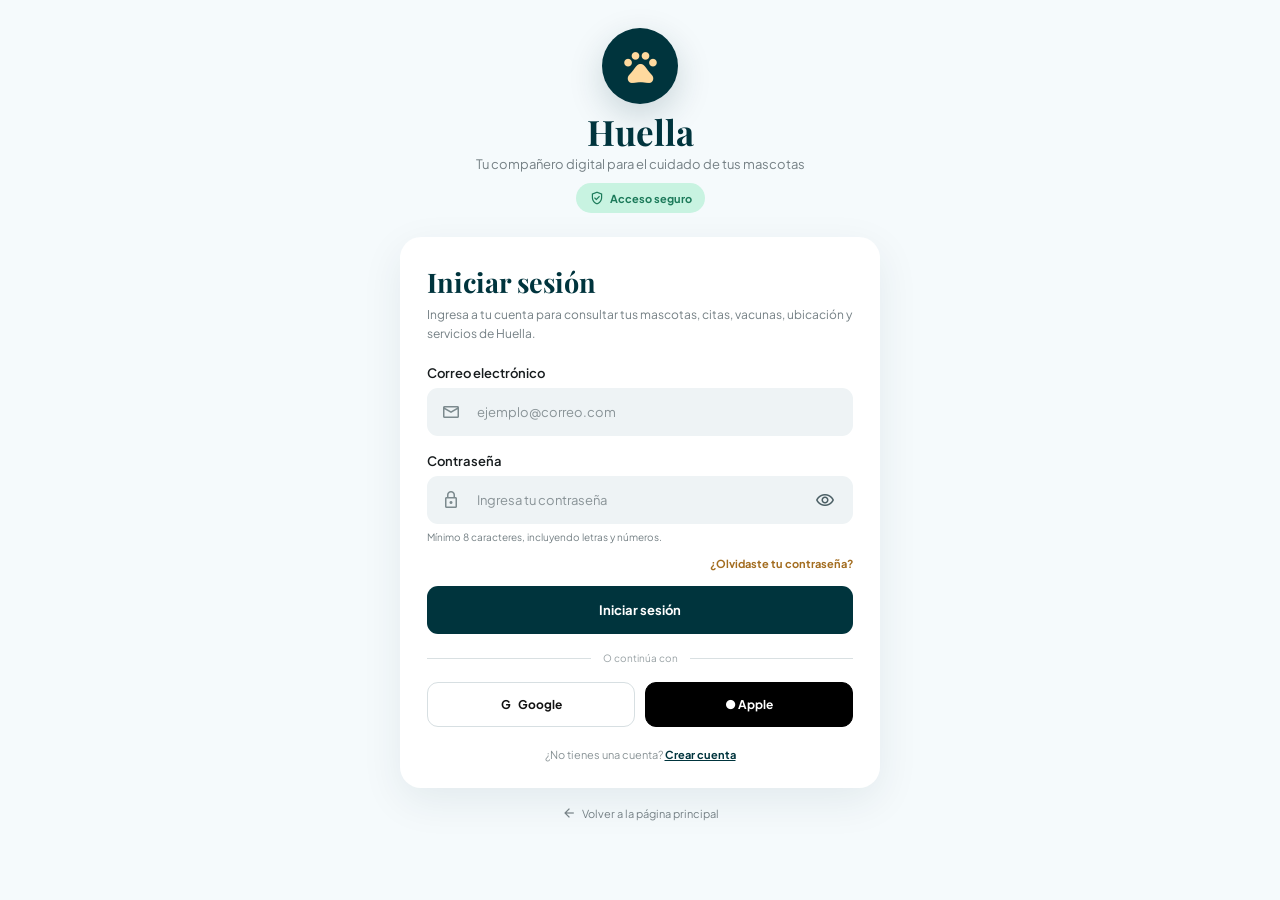
<file: login.html>
<!DOCTYPE html>
<html lang="es">

<head>

    <meta charset="UTF-8">

    <meta
        name="viewport"
        content="width=device-width, initial-scale=1.0"
    >

    <title>
        Huella - Iniciar sesión
    </title>


    <!-- =====================================================
         ICONOS
    ====================================================== -->

    <link
        href="https://fonts.googleapis.com/css2?family=Material+Symbols+Outlined"
        rel="stylesheet"
    >


    <!-- =====================================================
         FUENTES
    ====================================================== -->

    <link
        href="https://fonts.googleapis.com/css2?family=Playfair+Display:wght@600;700&family=Plus+Jakarta+Sans:wght@400;500;600;700&display=swap"
        rel="stylesheet"
    >


    <style>

        * {

            box-sizing:
                border-box;

            margin:
                0;

            padding:
                0;

        }


        :root {

            --primary:
                #00343d;

            --primary-dark:
                #00252c;

            --gold:
                #a36d20;

            --background:
                #f5fafc;

            --surface:
                #ffffff;

            --input:
                #eef3f5;

            --text:
                #151a1c;

            --muted:
                #758085;

            --green:
                #1c7a5a;

            --green-bg:
                #c8f3e1;

            --red:
                #ba1a1a;

            --border:
                #dce5e8;

        }


        body {

            min-height:
                100vh;

            font-family:
                "Plus Jakarta Sans",
                sans-serif;

            background:
                var(--background);

            color:
                var(--text);

        }


        button,
        input {

            font-family:
                inherit;

        }


        button {

            cursor:
                pointer;

        }


        /* =====================================================
           PÁGINA
        ====================================================== */

        .page {

            min-height:
                100vh;

            width:
                100%;

            display:
                flex;

            align-items:
                flex-start;

            justify-content:
                center;

            padding:
                28px 16px 50px;

        }


        .container {

            width:
                100%;

            max-width:
                480px;

        }


        /* =====================================================
           HEADER
        ====================================================== */

        .header {

            text-align:
                center;

            margin-bottom:
                24px;

        }


        .logo {

            width:
                76px;

            height:
                76px;

            margin:
                0 auto;

            border-radius:
                50%;

            background:
                var(--primary);

            display:
                flex;

            align-items:
                center;

            justify-content:
                center;

            color:
                #ffd99e;

            box-shadow:
                0 12px 35px
                rgba(
                    0,
                    52,
                    61,
                    .18
                );

            text-decoration:
                none;

        }


        .logo .material-symbols-outlined {

            font-size:
                39px;

            font-variation-settings:
                "FILL" 1;

        }


        .header h1 {

            margin-top:
                10px;

            font-family:
                "Playfair Display",
                serif;

            font-size:
                35px;

            line-height:
                1;

            color:
                var(--primary);

        }


        .header p {

            margin-top:
                7px;

            color:
                var(--muted);

            font-size:
                13px;

        }


        .secure-badge {

            display:
                inline-flex;

            align-items:
                center;

            justify-content:
                center;

            gap:
                5px;

            margin-top:
                11px;

            padding:
                7px 13px;

            border-radius:
                999px;

            background:
                var(--green-bg);

            color:
                var(--green);

            font-size:
                11px;

            font-weight:
                700;

        }


        .secure-badge span {

            font-size:
                16px;

        }


        /* =====================================================
           TARJETA
        ====================================================== */

        .card {

            background:
                var(--surface);

            border-radius:
                21px;

            padding:
                27px;

            box-shadow:
                0 13px 42px
                rgba(
                    0,
                    52,
                    61,
                    .08
                );

        }


        .card-title {

            font-family:
                "Playfair Display",
                serif;

            font-size:
                27px;

            color:
                var(--primary);

            margin-bottom:
                5px;

        }


        .card-description {

            color:
                var(--muted);

            font-size:
                12px;

            line-height:
                1.6;

            margin-bottom:
                22px;

        }


        /* =====================================================
           MENSAJE
        ====================================================== */

        .message {

            display:
                none;

            padding:
                11px 13px;

            border-radius:
                11px;

            margin-bottom:
                16px;

            font-size:
                12px;

            line-height:
                1.5;

        }


        .message.show {

            display:
                block;

        }


        .message.error {

            background:
                #ffeded;

            color:
                #991b1b;

            border:
                1px solid #ffd0d0;

        }


        .message.success {

            background:
                #e5f8ef;

            color:
                #166a4b;

            border:
                1px solid #bdebd6;

        }


        .message.info {

            background:
                #eef6fa;

            color:
                #27576a;

            border:
                1px solid #d2e6ee;

        }


        /* =====================================================
           FORMULARIO
        ====================================================== */

        .form-group {

            margin-bottom:
                17px;

        }


        label {

            display:
                block;

            margin-bottom:
                7px;

            font-size:
                13px;

            font-weight:
                600;

            color:
                #171c1e;

        }


        .input-box {

            position:
                relative;

        }


        .input-box input {

            width:
                100%;

            height:
                48px;

            border:
                2px solid transparent;

            outline:
                none;

            border-radius:
                11px;

            background:
                var(--input);

            padding:
                0 48px;

            font-size:
                13px;

            color:
                var(--primary);

            transition:
                .2s ease;

        }


        .input-box input:focus {

            background:
                #ffffff;

            border-color:
                #93bed0;

            box-shadow:
                0 0 0 3px
                rgba(
                    147,
                    190,
                    208,
                    .13
                );

        }


        .input-box input::placeholder {

            color:
                #899397;

        }


        .left-icon {

            position:
                absolute;

            left:
                14px;

            top:
                50%;

            transform:
                translateY(-50%);

            color:
                #7c8a8e;

            font-size:
                20px;

            pointer-events:
                none;

        }


        .eye-button {

            position:
                absolute;

            right:
                12px;

            top:
                50%;

            transform:
                translateY(-50%);

            border:
                none;

            background:
                transparent;

            color:
                #4c6066;

            width:
                32px;

            height:
                32px;

            display:
                flex;

            align-items:
                center;

            justify-content:
                center;

        }


        .eye-button span {

            font-size:
                20px;

        }


        .password-help {

            margin-top:
                7px;

            color:
                var(--muted);

            font-size:
                10px;

        }


        /* =====================================================
           OLVIDÉ CONTRASEÑA
        ====================================================== */

        .forgot {

            display:
                flex;

            justify-content:
                flex-end;

            margin:
                -3px 0 16px;

        }


        .forgot button {

            background:
                transparent;

            border:
                none;

            color:
                var(--gold);

            font-size:
                11px;

            font-weight:
                700;

        }


        .forgot button:hover {

            text-decoration:
                underline;

        }


        /* =====================================================
           BOTÓN PRINCIPAL
        ====================================================== */

        .main-button {

            width:
                100%;

            min-height:
                48px;

            border:
                none;

            border-radius:
                11px;

            background:
                var(--primary);

            color:
                white;

            font-size:
                13px;

            font-weight:
                700;

            transition:
                .2s;

        }


        .main-button:hover {

            background:
                var(--primary-dark);

            transform:
                translateY(-1px);

        }


        .main-button:disabled {

            opacity:
                .65;

            cursor:
                wait;

            transform:
                none;

        }


        /* =====================================================
           DIVISOR
        ====================================================== */

        .divider {

            display:
                flex;

            align-items:
                center;

            gap:
                12px;

            color:
                #99a2a5;

            font-size:
                10px;

            margin:
                18px 0;

        }


        .divider::before,
        .divider::after {

            content:
                "";

            height:
                1px;

            background:
                #d9e0e2;

            flex:
                1;

        }


        /* =====================================================
           GOOGLE APPLE
        ====================================================== */

        .social-buttons {

            display:
                grid;

            grid-template-columns:
                1fr 1fr;

            gap:
                10px;

        }


        .social {

            min-height:
                45px;

            border:
                1px solid
                #d7dfe2;

            border-radius:
                11px;

            background:
                white;

            color:
                #111;

            font-size:
                12px;

            font-weight:
                700;

            display:
                flex;

            align-items:
                center;

            justify-content:
                center;

            gap:
                7px;

        }


        .social:hover {

            background:
                #f7f9fa;

        }


        .apple {

            background:
                #000;

            border-color:
                #000;

            color:
                white;

        }


        .apple:hover {

            background:
                #1d1d1d;

        }


        /* =====================================================
           CREAR CUENTA
        ====================================================== */

        .register {

            text-align:
                center;

            margin-top:
                21px;

            color:
                #8a9497;

            font-size:
                11px;

        }


        .register a {

            color:
                var(--primary);

            font-weight:
                700;

            text-decoration:
                underline;

        }


        /* =====================================================
           VOLVER
        ====================================================== */

        .back-home {

            margin-top:
                16px;

            text-align:
                center;

        }


        .back-home a {

            display:
                inline-flex;

            align-items:
                center;

            gap:
                5px;

            font-size:
                11px;

            color:
                var(--muted);

            text-decoration:
                none;

        }


        .back-home a:hover {

            color:
                var(--primary);

        }


        .back-home span {

            font-size:
                16px;

        }


        /* =====================================================
           MODAL
        ====================================================== */

        .modal {

            display:
                none;

            position:
                fixed;

            inset:
                0;

            background:
                rgba(
                    0,
                    36,
                    43,
                    .58
                );

            backdrop-filter:
                blur(
                    5px
                );

            z-index:
                9999;

            padding:
                20px;

            align-items:
                center;

            justify-content:
                center;

            overflow-y:
                auto;

        }


        .modal.open {

            display:
                flex;

        }


        .modal-content {

            width:
                100%;

            max-width:
                455px;

            background:
                white;

            border-radius:
                22px;

            padding:
                26px;

            box-shadow:
                0 25px 70px
                rgba(
                    0,
                    35,
                    42,
                    .28
                );

            position:
                relative;

        }


        .close-modal {

            position:
                absolute;

            top:
                14px;

            right:
                14px;

            width:
                34px;

            height:
                34px;

            border:
                none;

            border-radius:
                50%;

            background:
                #f0f4f5;

            color:
                #536267;

            display:
                flex;

            align-items:
                center;

            justify-content:
                center;

        }


        .close-modal span {

            font-size:
                19px;

        }


        .modal-header {

            text-align:
                center;

            margin-bottom:
                20px;

            padding-top:
                2px;

        }


        .modal-icon {

            width:
                57px;

            height:
                57px;

            border-radius:
                50%;

            margin:
                0 auto 11px;

            background:
                #c7ecff;

            color:
                var(--primary);

            display:
                flex;

            align-items:
                center;

            justify-content:
                center;

        }


        .modal-icon span {

            font-size:
                27px;

        }


        .modal-header h2 {

            font-family:
                "Playfair Display",
                serif;

            font-size:
                23px;

            color:
                var(--primary);

        }


        .modal-header p {

            color:
                var(--muted);

            font-size:
                11px;

            margin-top:
                5px;

        }


        /* =====================================================
           MÉTODOS RECUPERACIÓN
        ====================================================== */

        .methods {

            display:
                grid;

            grid-template-columns:
                repeat(
                    3,
                    1fr
                );

            gap:
                8px;

            margin-bottom:
                18px;

        }


        .method {

            border:
                1px solid
                transparent;

            background:
                #f1f4f5;

            color:
                #5c686c;

            border-radius:
                11px;

            min-height:
                69px;

            display:
                flex;

            flex-direction:
                column;

            align-items:
                center;

            justify-content:
                center;

            gap:
                5px;

            font-size:
                10px;

        }


        .method span {

            font-size:
                20px;

        }


        .method.selected {

            background:
                #c9ecff;

            border-color:
                #1a6178;

            color:
                #173f4b;

        }


        /* =====================================================
           RECUPERACIÓN
        ====================================================== */

        .recovery-group {

            margin-bottom:
                15px;

        }


        .recovery-group label {

            font-size:
                11px;

        }


        .recovery-input-box {

            position:
                relative;

        }


        .recovery-input-box input {

            width:
                100%;

            min-height:
                45px;

            border:
                2px solid transparent;

            background:
                #eef3f5;

            border-radius:
                10px;

            outline:
                none;

            padding:
                0 14px 0 43px;

            font-size:
                12px;

        }


        .recovery-input-box input:focus {

            border-color:
                #96c5d9;

            background:
                white;

        }


        .recovery-input-box span {

            position:
                absolute;

            left:
                13px;

            top:
                50%;

            transform:
                translateY(-50%);

            color:
                #768589;

            font-size:
                19px;

        }


        .recovery-button {

            width:
                100%;

            min-height:
                45px;

            border:
                none;

            border-radius:
                10px;

            background:
                var(--primary);

            color:
                white;

            font-size:
                12px;

            font-weight:
                700;

        }


        .recovery-button:disabled {

            opacity:
                .6;

            cursor:
                wait;

        }


        .recovery-message {

            display:
                none;

            margin-top:
                12px;

            padding:
                10px 12px;

            border-radius:
                10px;

            font-size:
                11px;

            line-height:
                1.45;

            text-align:
                center;

        }


        .recovery-message.show {

            display:
                block;

        }


        .recovery-message.success {

            color:
                #176547;

            background:
                #e7f8f0;

        }


        .recovery-message.error {

            color:
                #a22626;

            background:
                #ffeded;

        }


        .verification-section {

            display:
                none;

            margin-top:
                18px;

            padding-top:
                17px;

            border-top:
                1px solid #e4eaec;

        }


        .verification-section.show {

            display:
                block;

        }


        .sent-card {

            background:
                #fff2d5;

            color:
                #805a13;

            border:
                1px solid #f4dda4;

            border-radius:
                10px;

            padding:
                11px;

            font-size:
                10px;

            text-align:
                center;

            margin-bottom:
                14px;

        }


        .sent-card strong {

            display:
                block;

            margin-bottom:
                4px;

        }


        .code-input {

            text-align:
                center;

            letter-spacing:
                10px;

            font-size:
                18px !important;

            font-weight:
                700;

            padding-left:
                20px !important;

            padding-right:
                10px !important;

        }


        .new-password-wrapper {

            position:
                relative;

        }


        .new-password-wrapper input {

            padding-right:
                45px;

        }


        .new-password-eye {

            position:
                absolute;

            right:
                10px;

            top:
                50%;

            transform:
                translateY(-50%);

            border:
                none;

            background:
                none;

            display:
                flex;

            align-items:
                center;

            color:
                #627075;

        }


        .cancel-button {

            width:
                100%;

            min-height:
                42px;

            border:
                none;

            border-radius:
                10px;

            background:
                #edf1f2;

            color:
                #5e676a;

            font-size:
                11px;

            font-weight:
                600;

            margin-top:
                13px;

        }


        /* =====================================================
           RESPONSIVE
        ====================================================== */

        @media(
            max-width:
            450px
        ) {

            .page {

                padding:
                    20px 13px 35px;

            }


            .card {

                padding:
                    22px;

            }


            .social-buttons {

                grid-template-columns:
                    1fr;

            }


            .modal-content {

                padding:
                    22px 18px;

            }

        }

    </style>

</head>


<body>


<div class="page">


    <div class="container">


        <!-- =================================================
             LOGO
        ================================================== -->

        <div class="header">


            <a
                href="/"
                class="logo"
                aria-label="Volver a Huella"
            >

                <span class="material-symbols-outlined">
                    pets
                </span>

            </a>


            <h1>
                Huella
            </h1>


            <p>
                Tu compañero digital para el cuidado de tus mascotas
            </p>


            <div class="secure-badge">

                <span class="material-symbols-outlined">
                    verified_user
                </span>

                Acceso seguro

            </div>

        </div>



        <!-- =================================================
             LOGIN
        ================================================== -->

        <div class="card">


            <h2 class="card-title">
                Iniciar sesión
            </h2>


            <p class="card-description">

                Ingresa a tu cuenta para consultar tus mascotas,
                citas, vacunas, ubicación y servicios de Huella.

            </p>


            <div
                id="loginMessage"
                class="message"
            ></div>



            <form id="loginForm">


                <!-- =========================================
                     CORREO
                ========================================== -->

                <div class="form-group">


                    <label for="email">

                        Correo electrónico

                    </label>


                    <div class="input-box">


                        <span class="material-symbols-outlined left-icon">
                            mail
                        </span>


                        <input
                            id="email"
                            type="email"
                            placeholder="ejemplo@correo.com"
                            autocomplete="email"
                            required
                        >


                    </div>

                </div>



                <!-- =========================================
                     CONTRASEÑA
                ========================================== -->

                <div class="form-group">


                    <label for="password">

                        Contraseña

                    </label>


                    <div class="input-box">


                        <span class="material-symbols-outlined left-icon">
                            lock
                        </span>


                        <input
                            id="password"
                            type="password"
                            placeholder="Ingresa tu contraseña"
                            autocomplete="current-password"
                            minlength="8"
                            required
                        >


                        <button
                            id="togglePassword"
                            class="eye-button"
                            type="button"
                            aria-label="Mostrar contraseña"
                        >

                            <span
                                id="eyeIcon"
                                class="material-symbols-outlined"
                            >
                                visibility
                            </span>

                        </button>


                    </div>


                    <div class="password-help">

                        Mínimo 8 caracteres,
                        incluyendo letras y números.

                    </div>

                </div>



                <!-- =========================================
                     OLVIDÉ
                ========================================== -->

                <div class="forgot">

                    <button
                        id="forgotPassword"
                        type="button"
                    >

                        ¿Olvidaste tu contraseña?

                    </button>

                </div>



                <!-- =========================================
                     BOTÓN LOGIN
                ========================================== -->

                <button
                    id="loginButton"
                    class="main-button"
                    type="submit"
                >

                    Iniciar sesión

                </button>


            </form>



            <!-- =============================================
                 DIVISOR
            ============================================== -->

            <div class="divider">

                O continúa con

            </div>



            <!-- =============================================
                 GOOGLE / APPLE
            ============================================== -->

            <div class="social-buttons">


                <button
                    id="googleLogin"
                    class="social"
                    type="button"
                >

                    <strong>
                        G
                    </strong>

                    Google

                </button>


                <button
                    id="appleLogin"
                    class="social apple"
                    type="button"
                >

                    ● Apple

                </button>


            </div>



            <!-- =============================================
                 REGISTRO
            ============================================== -->

            <div class="register">

                ¿No tienes una cuenta?

                <a href="/registro">
                    Crear cuenta
                </a>

            </div>

        </div>



        <div class="back-home">

            <a href="/">

                <span class="material-symbols-outlined">
                    arrow_back
                </span>

                Volver a la página principal

            </a>

        </div>


    </div>

</div>



<!-- =========================================================
     MODAL RECUPERAR CONTRASEÑA
========================================================= -->

<div
    id="recoveryModal"
    class="modal"
>


    <div class="modal-content">


        <!-- CERRAR -->

        <button
            id="closeRecovery"
            type="button"
            class="close-modal"
            aria-label="Cerrar"
        >

            <span class="material-symbols-outlined">
                close
            </span>

        </button>



        <!-- HEADER -->

        <div class="modal-header">


            <div class="modal-icon">

                <span class="material-symbols-outlined">
                    lock_reset
                </span>

            </div>


            <h2>

                Recuperar contraseña

            </h2>


            <p>

                Selecciona cómo quieres recibir
                tu código de verificación.

            </p>

        </div>



        <!-- =================================================
             MÉTODOS
        ================================================== -->

        <div class="methods">


            <button
                type="button"
                class="method"
                data-method="sms"
            >

                <span class="material-symbols-outlined">
                    sms
                </span>

                SMS

            </button>



            <button
                type="button"
                class="method"
                data-method="whatsapp"
            >

                <span class="material-symbols-outlined">
                    chat
                </span>

                WhatsApp

            </button>



            <button
                type="button"
                class="method selected"
                data-method="correo"
            >

                <span class="material-symbols-outlined">
                    mail
                </span>

                Correo

            </button>


        </div>



        <!-- =================================================
             CONTACTO
        ================================================== -->

        <div class="recovery-group">


            <label id="contactLabel">

                Correo electrónico

            </label>


            <div class="recovery-input-box">


                <span
                    id="contactIcon"
                    class="material-symbols-outlined"
                >
                    mail
                </span>


                <input
                    id="recoveryContact"
                    type="email"
                    placeholder="ejemplo@correo.com"
                    autocomplete="email"
                >


            </div>

        </div>



        <!-- =================================================
             ENVIAR CÓDIGO
        ================================================== -->

        <button
            id="sendCodeButton"
            class="recovery-button"
            type="button"
        >

            Enviar código

        </button>



        <div
            id="recoveryMessage"
            class="recovery-message"
        ></div>



        <!-- =================================================
             VERIFICAR Y CAMBIAR CONTRASEÑA
        ================================================== -->

        <div
            id="verificationSection"
            class="verification-section"
        >


            <div class="sent-card">

                <strong id="sentTitle">

                    Código enviado

                </strong>


                <span id="sentDescription">

                    Ingresa el código de 6 dígitos
                    que recibiste para continuar.

                </span>

            </div>



            <!-- CÓDIGO -->

            <div class="recovery-group">


                <label for="verificationCode">

                    Código de 6 dígitos

                </label>


                <div class="recovery-input-box">


                    <span class="material-symbols-outlined">
                        password
                    </span>


                    <input
                        id="verificationCode"
                        class="code-input"
                        type="text"
                        inputmode="numeric"
                        maxlength="6"
                        placeholder="000000"
                        autocomplete="one-time-code"
                    >


                </div>

            </div>



            <!-- NUEVA CONTRASEÑA -->

            <div class="recovery-group">


                <label for="newPassword">

                    Nueva contraseña

                </label>


                <div class="recovery-input-box new-password-wrapper">


                    <span class="material-symbols-outlined">
                        lock
                    </span>


                    <input
                        id="newPassword"
                        type="password"
                        minlength="8"
                        placeholder="Nueva contraseña"
                        autocomplete="new-password"
                    >


                    <button
                        id="toggleNewPassword"
                        class="new-password-eye"
                        type="button"
                    >

                        <span
                            id="newPasswordIcon"
                            class="material-symbols-outlined"
                        >
                            visibility
                        </span>

                    </button>


                </div>


                <div class="password-help">

                    Mínimo 8 caracteres,
                    con al menos una letra y un número.

                </div>

            </div>



            <button
                id="changePasswordButton"
                class="recovery-button"
                type="button"
            >

                Cambiar contraseña

            </button>


        </div>



        <button
            id="cancelRecovery"
            class="cancel-button"
            type="button"
        >

            Cancelar

        </button>


    </div>

</div>



<script>

    /* =========================================================
       ELEMENTOS LOGIN
    ========================================================= */

    const loginForm =
        document.getElementById(
            "loginForm"
        );

    const loginButton =
        document.getElementById(
            "loginButton"
        );

    const loginMessage =
        document.getElementById(
            "loginMessage"
        );

    const emailInput =
        document.getElementById(
            "email"
        );

    const passwordInput =
        document.getElementById(
            "password"
        );


    /* =========================================================
       MOSTRAR / OCULTAR CONTRASEÑA
    ========================================================= */

    document
        .getElementById(
            "togglePassword"
        )
        .addEventListener(
            "click",
            function () {

                const icon =
                    document.getElementById(
                        "eyeIcon"
                    );


                if (
                    passwordInput.type
                    ===
                    "password"
                ) {

                    passwordInput.type =
                        "text";

                    icon.textContent =
                        "visibility_off";

                }
                else {

                    passwordInput.type =
                        "password";

                    icon.textContent =
                        "visibility";

                }

            }
        );


    /* =========================================================
       MOSTRAR MENSAJE LOGIN
    ========================================================= */

    function showLoginMessage(
        text,
        type
    ) {

        loginMessage.textContent =
            text;

        loginMessage.className =
            "message show "
            +
            type;

    }


    function hideLoginMessage() {

        loginMessage.textContent =
            "";

        loginMessage.className =
            "message";

    }


    /* =========================================================
       INICIAR SESIÓN REAL
    ========================================================= */

    loginForm.addEventListener(

        "submit",

        async function (
            event
        ) {

            event.preventDefault();

            hideLoginMessage();


            const correo =
                emailInput.value
                    .trim()
                    .toLowerCase();


            const password =
                passwordInput.value;


            if (
                !correo
            ) {

                showLoginMessage(
                    "Ingresa tu correo electrónico.",
                    "error"
                );

                emailInput.focus();

                return;

            }


            if (
                !password
            ) {

                showLoginMessage(
                    "Ingresa tu contraseña.",
                    "error"
                );

                passwordInput.focus();

                return;

            }


            loginButton.disabled =
                true;

            loginButton.textContent =
                "Iniciando sesión...";


            try {

                const response =
                    await fetch(
                        "/api/login",
                        {

                            method:
                                "POST",

                            credentials:
                                "same-origin",

                            headers: {

                                "Content-Type":
                                    "application/json"

                            },

                            body:
                                JSON.stringify({

                                    correo:
                                        correo,

                                    password:
                                        password

                                })

                        }
                    );


                const data =
                    await response.json();


                if (
                    !response.ok
                    ||
                    !data.ok
                ) {

                    throw new Error(

                        data.mensaje
                        ||
                        "No fue posible iniciar sesión"

                    );

                }


                showLoginMessage(
                    data.mensaje
                    ||
                    "Inicio de sesión correcto.",
                    "success"
                );


                const rol =
                    String(
                        data.rol
                        ||
                        data.usuario?.rol
                        ||
                        ""
                    )
                    .trim()
                    .toLowerCase();


                const destinos = {

                    dueno:
                        "/perfiles/dueno.html",

                    dueño:
                        "/perfiles/dueno.html",

                    veterinario:
                        "/perfiles/veterinario.html",

                    proveedor:
                        "/perfiles/proveedor.html",

                    administrador:
                        "/perfiles/administrador.html"

                };


                const destino =
                    destinos[
                        rol
                    ];


                if (
                    !destino
                ) {

                    throw new Error(
                        "El usuario inició sesión, pero su tipo de perfil no es válido."
                    );

                }


                setTimeout(

                    function () {

                        window.location.href =
                            destino;

                    },

                    350

                );

            }
            catch (
                error
            ) {

                showLoginMessage(
                    error.message
                    ||
                    "No fue posible iniciar sesión.",
                    "error"
                );

            }
            finally {

                loginButton.disabled =
                    false;

                loginButton.textContent =
                    "Iniciar sesión";

            }

        }

    );


    /* =========================================================
       GOOGLE
    ========================================================= */

    document
        .getElementById(
            "googleLogin"
        )
        .addEventListener(
            "click",
            function () {

                window.location.href =
                    "/auth/google";

            }
        );


    /* =========================================================
       APPLE
       EL BACKEND ACTUAL NO TIENE UNA RUTA APPLE
    ========================================================= */

    document
        .getElementById(
            "appleLogin"
        )
        .addEventListener(
            "click",
            function () {

                showLoginMessage(
                    "El inicio de sesión con Apple todavía no está configurado en el servidor.",
                    "info"
                );

            }
        );


    /* =========================================================
       RECUPERACIÓN
    ========================================================= */

    const recoveryModal =
        document.getElementById(
            "recoveryModal"
        );

    const forgotPassword =
        document.getElementById(
            "forgotPassword"
        );

    const closeRecovery =
        document.getElementById(
            "closeRecovery"
        );

    const cancelRecovery =
        document.getElementById(
            "cancelRecovery"
        );

    const recoveryContact =
        document.getElementById(
            "recoveryContact"
        );

    const contactLabel =
        document.getElementById(
            "contactLabel"
        );

    const contactIcon =
        document.getElementById(
            "contactIcon"
        );

    const sendCodeButton =
        document.getElementById(
            "sendCodeButton"
        );

    const recoveryMessage =
        document.getElementById(
            "recoveryMessage"
        );

    const verificationSection =
        document.getElementById(
            "verificationSection"
        );

    const verificationCode =
        document.getElementById(
            "verificationCode"
        );

    const newPassword =
        document.getElementById(
            "newPassword"
        );

    const changePasswordButton =
        document.getElementById(
            "changePasswordButton"
        );

    const sentTitle =
        document.getElementById(
            "sentTitle"
        );

    const sentDescription =
        document.getElementById(
            "sentDescription"
        );


    let recoveryMethod =
        "correo";


    /* =========================================================
       ABRIR
    ========================================================= */

    forgotPassword.addEventListener(

        "click",

        function () {

            recoveryModal
                .classList
                .add(
                    "open"
                );


            const loginEmail =
                emailInput.value
                    .trim();


            if (
                loginEmail
            ) {

                recoveryContact.value =
                    loginEmail;

            }

        }

    );


    /* =========================================================
       CERRAR
    ========================================================= */

    function closeRecoveryModal() {

        recoveryModal
            .classList
            .remove(
                "open"
            );

    }


    closeRecovery.addEventListener(
        "click",
        closeRecoveryModal
    );


    cancelRecovery.addEventListener(
        "click",
        closeRecoveryModal
    );


    recoveryModal.addEventListener(

        "click",

        function (
            event
        ) {

            if (
                event.target
                ===
                recoveryModal
            ) {

                closeRecoveryModal();

            }

        }

    );


    /* =========================================================
       MENSAJE RECUPERACIÓN
    ========================================================= */

    function showRecoveryMessage(
        text,
        type
    ) {

        recoveryMessage.textContent =
            text;

        recoveryMessage.className =
            "recovery-message show "
            +
            type;

    }


    function clearRecoveryMessage() {

        recoveryMessage.textContent =
            "";

        recoveryMessage.className =
            "recovery-message";

    }


    /* =========================================================
       CAMBIAR MÉTODO
    ========================================================= */

    document
        .querySelectorAll(
            ".method"
        )
        .forEach(

            function (
                button
            ) {

                button.addEventListener(

                    "click",

                    function () {

                        document
                            .querySelectorAll(
                                ".method"
                            )
                            .forEach(
                                function (
                                    item
                                ) {

                                    item
                                        .classList
                                        .remove(
                                            "selected"
                                        );

                                }
                            );


                        this
                            .classList
                            .add(
                                "selected"
                            );


                        recoveryMethod =
                            this.dataset.method;


                        verificationSection
                            .classList
                            .remove(
                                "show"
                            );


                        clearRecoveryMessage();


                        if (
                            recoveryMethod
                            ===
                            "correo"
                        ) {

                            contactLabel.textContent =
                                "Correo electrónico";

                            contactIcon.textContent =
                                "mail";

                            recoveryContact.type =
                                "email";

                            recoveryContact.placeholder =
                                "ejemplo@correo.com";

                            recoveryContact.autocomplete =
                                "email";

                        }
                        else {

                            contactLabel.textContent =
                                "Número de teléfono";

                            contactIcon.textContent =
                                "call";

                            recoveryContact.type =
                                "tel";

                            recoveryContact.placeholder =
                                "55 1234 5678";

                            recoveryContact.autocomplete =
                                "tel";

                        }

                    }

                );

            }

        );


    /* =========================================================
       ENVIAR CÓDIGO
    ========================================================= */

    sendCodeButton.addEventListener(

        "click",

        async function () {

            clearRecoveryMessage();


            const contacto =
                recoveryContact.value
                    .trim();


            if (
                !contacto
            ) {

                showRecoveryMessage(

                    recoveryMethod
                    ===
                    "correo"

                        ?
                        "Ingresa tu correo electrónico."

                        :
                        "Ingresa tu número de teléfono.",

                    "error"

                );

                recoveryContact.focus();

                return;

            }


            sendCodeButton.disabled =
                true;

            sendCodeButton.textContent =
                "Enviando código...";


            try {

                const response =
                    await fetch(

                        "/api/recuperacion/enviar-codigo",

                        {

                            method:
                                "POST",

                            credentials:
                                "same-origin",

                            headers: {

                                "Content-Type":
                                    "application/json"

                            },

                            body:
                                JSON.stringify({

                                    metodo:
                                        recoveryMethod,

                                    contacto:
                                        contacto

                                })

                        }

                    );


                const data =
                    await response.json();


                if (
                    !response.ok
                    ||
                    !data.ok
                ) {

                    throw new Error(

                        data.mensaje
                        ||
                        "No fue posible enviar el código."

                    );

                }


                showRecoveryMessage(
                    data.mensaje
                    ||
                    "Código enviado correctamente.",
                    "success"
                );


                verificationSection
                    .classList
                    .add(
                        "show"
                    );


                let metodoTexto =
                    "Correo";


                if (
                    recoveryMethod
                    ===
                    "sms"
                ) {

                    metodoTexto =
                        "SMS";

                }


                if (
                    recoveryMethod
                    ===
                    "whatsapp"
                ) {

                    metodoTexto =
                        "WhatsApp";

                }


                sentTitle.textContent =
                    "Código enviado por "
                    +
                    metodoTexto;


                sentDescription.textContent =
                    "Ingresa el código de 6 dígitos que recibiste para continuar.";


                verificationCode.focus();

            }
            catch (
                error
            ) {

                showRecoveryMessage(
                    error.message
                    ||
                    "No fue posible enviar el código.",
                    "error"
                );

            }
            finally {

                sendCodeButton.disabled =
                    false;

                sendCodeButton.textContent =
                    "Enviar código";

            }

        }

    );


    /* =========================================================
       SOLO NÚMEROS EN CÓDIGO
    ========================================================= */

    verificationCode.addEventListener(

        "input",

        function () {

            this.value =
                this.value
                    .replace(
                        /\D/g,
                        ""
                    )
                    .slice(
                        0,
                        6
                    );

        }

    );


    /* =========================================================
       MOSTRAR NUEVA CONTRASEÑA
    ========================================================= */

    document
        .getElementById(
            "toggleNewPassword"
        )
        .addEventListener(

            "click",

            function () {

                const icon =
                    document.getElementById(
                        "newPasswordIcon"
                    );


                if (
                    newPassword.type
                    ===
                    "password"
                ) {

                    newPassword.type =
                        "text";

                    icon.textContent =
                        "visibility_off";

                }
                else {

                    newPassword.type =
                        "password";

                    icon.textContent =
                        "visibility";

                }

            }

        );


    /* =========================================================
       CAMBIAR CONTRASEÑA
    ========================================================= */

    changePasswordButton.addEventListener(

        "click",

        async function () {

            clearRecoveryMessage();


            const contacto =
                recoveryContact.value
                    .trim();


            const codigo =
                verificationCode.value
                    .trim();


            const nuevaPassword =
                newPassword.value;


            if (
                codigo.length
                !==
                6
            ) {

                showRecoveryMessage(
                    "Ingresa el código de 6 dígitos.",
                    "error"
                );

                verificationCode.focus();

                return;

            }


            if (
                nuevaPassword.length
                <
                8
            ) {

                showRecoveryMessage(
                    "La contraseña debe tener mínimo 8 caracteres.",
                    "error"
                );

                newPassword.focus();

                return;

            }


            if (
                !/[A-Za-z]/.test(
                    nuevaPassword
                )
            ) {

                showRecoveryMessage(
                    "La contraseña debe contener al menos una letra.",
                    "error"
                );

                return;

            }


            if (
                !/\d/.test(
                    nuevaPassword
                )
            ) {

                showRecoveryMessage(
                    "La contraseña debe contener al menos un número.",
                    "error"
                );

                return;

            }


            changePasswordButton.disabled =
                true;

            changePasswordButton.textContent =
                "Cambiando contraseña...";


            try {

                const response =
                    await fetch(

                        "/api/recuperacion/cambiar-password",

                        {

                            method:
                                "POST",

                            credentials:
                                "same-origin",

                            headers: {

                                "Content-Type":
                                    "application/json"

                            },

                            body:
                                JSON.stringify({

                                    metodo:
                                        recoveryMethod,

                                    contacto:
                                        contacto,

                                    codigo:
                                        codigo,

                                    nueva_password:
                                        nuevaPassword

                                })

                        }

                    );


                const data =
                    await response.json();


                if (
                    !response.ok
                    ||
                    !data.ok
                ) {

                    throw new Error(

                        data.mensaje
                        ||
                        "No fue posible cambiar la contraseña."

                    );

                }


                showRecoveryMessage(
                    data.mensaje
                    ||
                    "Contraseña cambiada correctamente.",
                    "success"
                );


                if (
                    recoveryMethod
                    ===
                    "correo"
                ) {

                    emailInput.value =
                        contacto;

                }


                passwordInput.value =
                    "";


                setTimeout(

                    function () {

                        closeRecoveryModal();

                        passwordInput.focus();

                    },

                    1300

                );

            }
            catch (
                error
            ) {

                showRecoveryMessage(
                    error.message
                    ||
                    "No fue posible cambiar la contraseña.",
                    "error"
                );

            }
            finally {

                changePasswordButton.disabled =
                    false;

                changePasswordButton.textContent =
                    "Cambiar contraseña";

            }

        }

    );


</script>


</body>

</html>
</file>
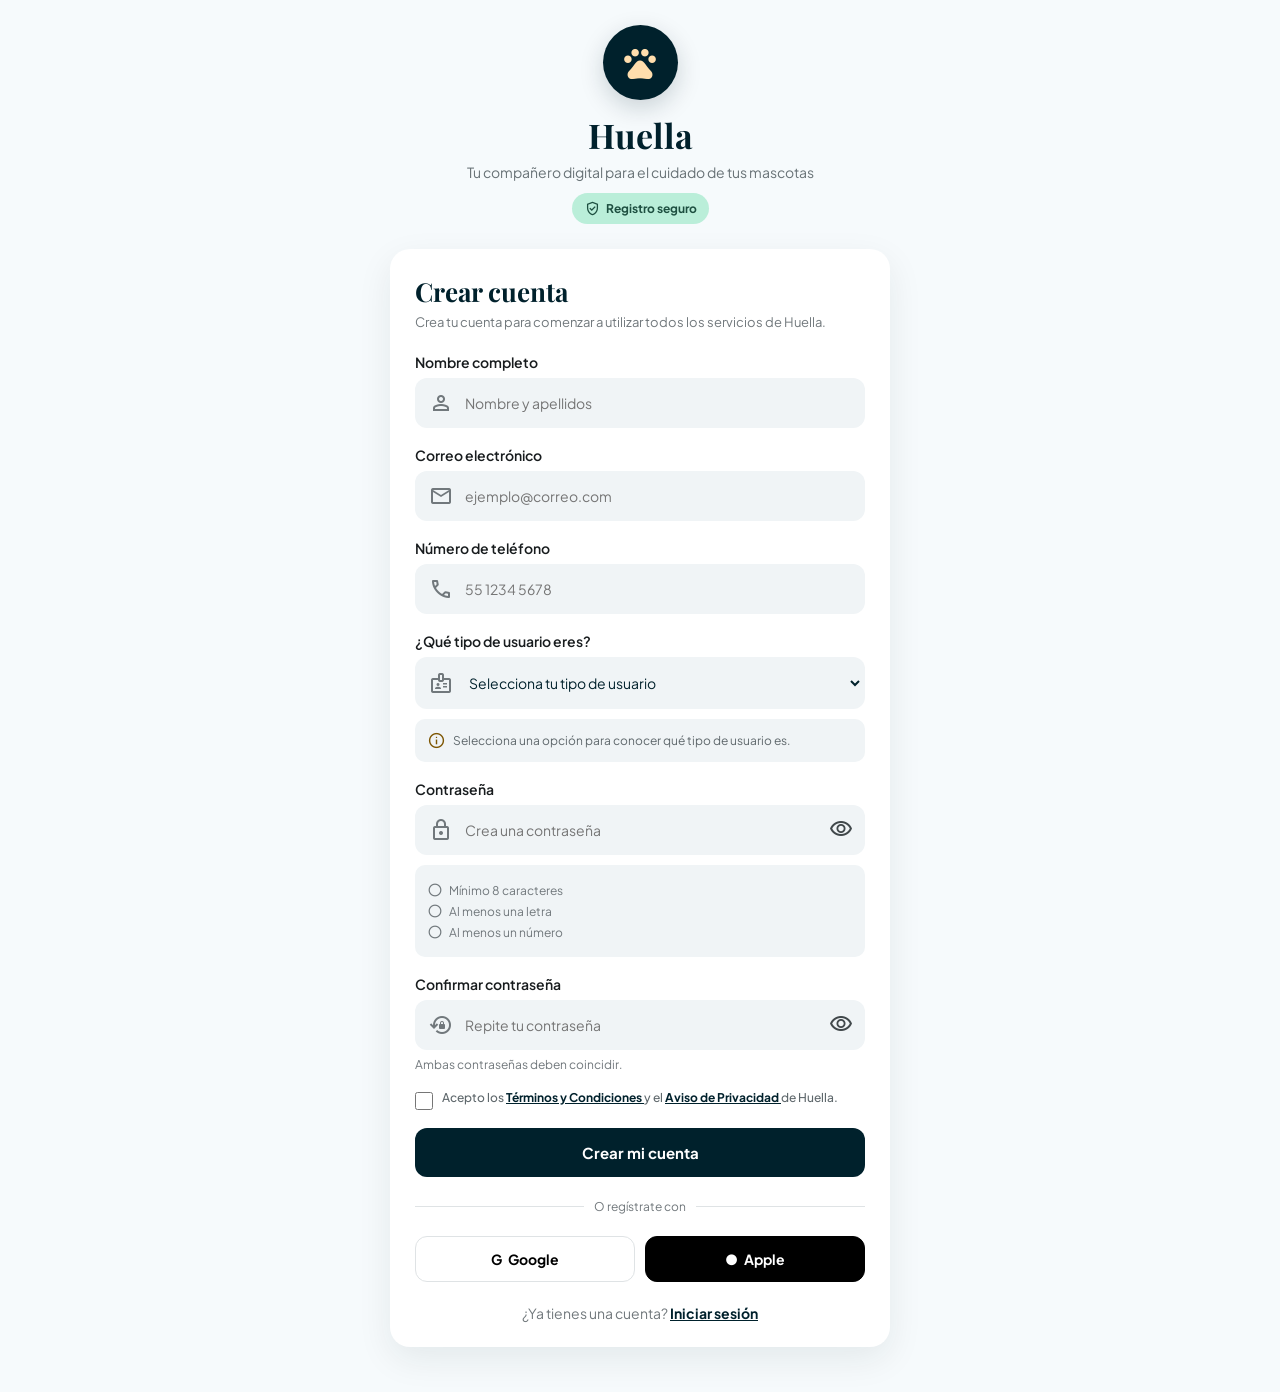
<file: registro.html>
<!DOCTYPE html>
<html lang="es">

<head>
    <meta charset="UTF-8">
    <meta name="viewport" content="width=device-width, initial-scale=1.0">

    <title>Huella - Crear cuenta</title>

    <link
        href="https://fonts.googleapis.com/css2?family=Material+Symbols+Outlined"
        rel="stylesheet"
    >

    <link
        href="https://fonts.googleapis.com/css2?family=Playfair+Display:wght@600;700&family=Plus+Jakarta+Sans:wght@400;500;600;700&display=swap"
        rel="stylesheet"
    >

    <style>

        * {
            box-sizing: border-box;
            margin: 0;
            padding: 0;
        }

        body {
            font-family: "Plus Jakarta Sans", sans-serif;
            background: #f6fafc;
            color: #181c1e;
            min-height: 100vh;
        }

        .page {
            width: 100%;
            min-height: 100vh;
            padding: 25px 16px 45px;
        }

        .container {
            width: 100%;
            max-width: 500px;
            margin: auto;
        }

        /* =========================
           ENCABEZADO
        ========================= */

        .header {
            text-align: center;
            margin-bottom: 25px;
        }

        .logo {
            width: 75px;
            height: 75px;
            margin: auto;

            background: #00212c;

            border-radius: 50%;

            display: flex;
            align-items: center;
            justify-content: center;

            box-shadow: 0 8px 25px rgba(0, 33, 44, .18);
        }

        .logo span {
            color: #ffdead;
            font-size: 38px;
        }

        .header h1 {
            font-family: "Playfair Display", serif;
            font-size: 34px;
            color: #00212c;
            margin-top: 12px;
        }

        .header p {
            color: #687276;
            font-size: 14px;
            margin-top: 5px;
        }

        .secure-badge {
            display: inline-flex;
            align-items: center;
            gap: 5px;

            background: #baeed9;
            color: #1d4f40;

            padding: 7px 12px;

            border-radius: 30px;

            font-size: 12px;
            font-weight: 700;

            margin-top: 12px;
        }

        /* =========================
           TARJETA
        ========================= */

        .card {
            background: white;

            padding: 25px;

            border-radius: 20px;

            box-shadow: 0 12px 35px rgba(0, 33, 44, .08);
        }

        .card-title {
            font-family: "Playfair Display", serif;

            font-size: 26px;

            color: #00212c;

            margin-bottom: 5px;
        }

        .card-description {
            font-size: 13px;

            color: #71787c;

            margin-bottom: 23px;
        }

        /* =========================
           FORMULARIOS
        ========================= */

        .form-group {
            margin-bottom: 18px;
        }

        label {
            display: block;

            font-weight: 600;

            font-size: 14px;

            margin-bottom: 7px;
        }

        .input-box {
            position: relative;
        }

        .left-icon {
            position: absolute;

            left: 14px;

            top: 50%;

            transform: translateY(-50%);

            color: #71787c;

            pointer-events: none;
        }

        .input-box input,
        .input-box select {

            width: 100%;

            border: 2px solid transparent;

            background: #f0f4f6;

            border-radius: 12px;

            padding: 14px 48px;

            font-family: inherit;

            font-size: 14px;

            color: #00212c;

            outline: none;

            transition: .2s;
        }

        .input-box input:focus,
        .input-box select:focus {

            border-color: #a6ccde;

            background: white;
        }

        .input-box select {
            cursor: pointer;
        }

        /* =========================
           DESCRIPCIÓN TIPO USUARIO
        ========================= */

        .user-description {

            margin-top: 10px;

            background: #f0f4f6;

            border-radius: 10px;

            padding: 12px;

            font-size: 12px;

            line-height: 1.6;

            color: #5f686c;

            display: flex;

            align-items: flex-start;

            gap: 7px;

            transition: .2s;
        }

        .user-description span {
            color: #7e5704;
            font-size: 19px;
        }

        /* =========================
           CONTRASEÑA
        ========================= */

        .eye-button {

            position: absolute;

            right: 12px;

            top: 50%;

            transform: translateY(-50%);

            border: none;

            background: transparent;

            cursor: pointer;

            color: #41484b;
        }

        .password-help {

            font-size: 12px;

            color: #71787c;

            margin-top: 7px;
        }

        .password-help.valid {
            color: #14734f;
        }

        .password-help.invalid {
            color: #ba1a1a;
        }

        /* =========================
           REQUISITOS CONTRASEÑA
        ========================= */

        .requirements {

            background: #f0f4f6;

            border-radius: 10px;

            padding: 12px;

            margin-top: 10px;
        }

        .requirement {

            display: flex;

            align-items: center;

            gap: 6px;

            font-size: 12px;

            color: #71787c;

            margin: 5px 0;
        }

        .requirement span {
            font-size: 16px;
        }

        .requirement.valid {
            color: #14734f;
        }

        /* =========================
           TÉRMINOS
        ========================= */

        .terms {

            display: flex;

            align-items: flex-start;

            gap: 9px;

            margin: 18px 0;
        }

        .terms input {

            width: 18px;

            height: 18px;

            margin-top: 2px;

            cursor: pointer;
        }

        .terms label {

            font-size: 12px;

            color: #5f686c;

            font-weight: 500;

            margin: 0;
        }

        .terms a {

            color: #00212c;

            font-weight: 700;
        }

        /* =========================
           BOTÓN
        ========================= */

        .main-button {

            width: 100%;

            border: none;

            border-radius: 12px;

            padding: 15px;

            background: #00212c;

            color: white;

            font-family: inherit;

            font-weight: 700;

            font-size: 15px;

            cursor: pointer;

            transition: .2s;
        }

        .main-button:hover {

            background: #0c3745;

            transform: translateY(-1px);
        }

        /* =========================
           SEPARADOR
        ========================= */

        .separator {

            display: flex;

            align-items: center;

            gap: 10px;

            margin: 22px 0;

            color: #71787c;

            font-size: 12px;
        }

        .separator::before,
        .separator::after {

            content: "";

            height: 1px;

            background: #dfe3e5;

            flex: 1;
        }

        /* =========================
           GOOGLE / APPLE
        ========================= */

        .social-buttons {

            display: grid;

            grid-template-columns: 1fr 1fr;

            gap: 10px;
        }

        .social {

            border: 1px solid #dfe3e5;

            background: white;

            border-radius: 12px;

            padding: 13px;

            cursor: pointer;

            font-family: inherit;

            font-weight: 700;

            font-size: 14px;

            transition: .2s;
        }

        .social:hover {
            background: #f0f4f6;
        }

        .apple {

            background: #000;

            color: white;

            border-color: #000;
        }

        .apple:hover {
            background: #222;
        }

        /* =========================
           MENSAJES
        ========================= */

        .message {

            display: none;

            padding: 13px;

            border-radius: 10px;

            margin-bottom: 17px;

            font-size: 13px;
        }

        .message.success {

            display: block;

            background: #d9f8e9;

            color: #075b3d;
        }

        .message.error {

            display: block;

            background: #ffdad6;

            color: #93000a;
        }

        /* =========================
           LOGIN
        ========================= */

        .login {

            text-align: center;

            margin-top: 22px;

            font-size: 14px;

            color: #71787c;
        }

        .login a {

            color: #00212c;

            font-weight: 700;
        }

        /* =========================
           RESPONSIVE
        ========================= */

        @media(max-width: 400px) {

            .card {
                padding: 20px;
            }

            .social-buttons {
                grid-template-columns: 1fr;
            }

        }


        /* =========================
           DATOS DEL VETERINARIO
        ========================= */

        .vet-fields {
            display: none;
            margin-top: 14px;
            padding: 16px;
            border: 1px solid #cfe0e5;
            border-radius: 14px;
            background: #f7fbfc;
        }

        .vet-fields.visible {
            display: block;
        }

        .vet-fields .vet-title {
            display: flex;
            align-items: center;
            gap: 8px;
            color: #00303c;
            font-weight: 800;
            margin-bottom: 6px;
        }

        .vet-fields .vet-help {
            color: #687377;
            font-size: 12px;
            line-height: 1.55;
            margin-bottom: 12px;
        }

        .vet-fields .manual-note {
            margin-top: 8px;
            font-size: 11px;
            color: #7b8589;
            line-height: 1.5;
        }


        /* =========================
           MODAL LEGAL HUELLA
        ========================= */

        .legal-link {
            border: 0;
            background: none;
            padding: 0;
            color: #07515e;
            text-decoration: underline;
            font: inherit;
            font-weight: 700;
            cursor: pointer;
        }

        .legal-modal {
            position: fixed;
            inset: 0;
            background: rgba(0,20,28,.72);
            display: none;
            align-items: center;
            justify-content: center;
            padding: 20px;
            z-index: 9999;
            backdrop-filter: blur(5px);
        }

        .legal-dialog {
            width: min(780px,96vw);
            max-height: 88vh;
            background: #fff;
            border-radius: 22px;
            box-shadow: 0 28px 75px rgba(0,0,0,.28);
            overflow: hidden;
            border: 1px solid #dce7e9;
        }

        .legal-header {
            display: flex;
            align-items: center;
            justify-content: space-between;
            gap: 15px;
            padding: 20px 24px;
            background: #00303c;
            color: #fff;
        }

        .legal-header h2 {
            font-family: "Playfair Display",serif;
            font-size: 25px;
            margin: 0;
        }

        .legal-close {
            border: 0;
            background: rgba(255,255,255,.12);
            color: white;
            width: 38px;
            height: 38px;
            border-radius: 50%;
            cursor: pointer;
            font-size: 22px;
        }

        .legal-body {
            padding: 24px;
            max-height: calc(88vh - 80px);
            overflow: auto;
            line-height: 1.7;
            color: #3f4a4e;
        }

        .legal-body h3 {
            font-family: "Playfair Display",serif;
            color: #00303c;
            margin: 18px 0 6px;
            font-size: 18px;
        }

        .legal-body h3:first-child {
            margin-top: 0;
        }

        .legal-body p {
            margin: 0 0 10px;
        }

        @media(max-width:560px) {

            .legal-dialog {
                border-radius: 16px;
            }

            .legal-body {
                padding: 18px;
            }

            .legal-header {
                padding: 17px 18px;
            }

        }

    </style>

</head>

<body>

<div class="page">

    <div class="container">

        <!-- =========================
             ENCABEZADO
        ========================== -->

        <div class="header">

            <div class="logo">

                <span class="material-symbols-outlined">
                    pets
                </span>

            </div>

            <h1>Huella</h1>

            <p>
                Tu compañero digital para el cuidado de tus mascotas
            </p>

            <div class="secure-badge">

                <span
                    class="material-symbols-outlined"
                    style="font-size:17px"
                >
                    verified_user
                </span>

                Registro seguro

            </div>

        </div>


        <!-- =========================
             TARJETA DE REGISTRO
        ========================== -->

        <div class="card">

            <h2 class="card-title">
                Crear cuenta
            </h2>

            <p class="card-description">

                Crea tu cuenta para comenzar a utilizar
                todos los servicios de Huella.

            </p>


            <div
                id="registerMessage"
                class="message"
            ></div>


            <form id="registerForm">


                <!-- =====================
                     NOMBRE
                ====================== -->

                <div class="form-group">

                    <label for="name">
                        Nombre completo
                    </label>

                    <div class="input-box">

                        <span
                            class="material-symbols-outlined left-icon"
                        >
                            person
                        </span>

                        <input
                            type="text"
                            id="name"
                            placeholder="Nombre y apellidos"
                            required
                        >

                    </div>

                </div>


                <!-- =====================
                     CORREO
                ====================== -->

                <div class="form-group">

                    <label for="email">
                        Correo electrónico
                    </label>

                    <div class="input-box">

                        <span
                            class="material-symbols-outlined left-icon"
                        >
                            mail
                        </span>

                        <input
                            type="email"
                            id="email"
                            placeholder="ejemplo@correo.com"
                            required
                        >

                    </div>

                </div>


                <!-- =====================
                     TELÉFONO
                ====================== -->

                <div class="form-group">

                    <label for="phone">
                        Número de teléfono
                    </label>

                    <div class="input-box">

                        <span
                            class="material-symbols-outlined left-icon"
                        >
                            phone
                        </span>

                        <input
                            type="tel"
                            id="phone"
                            placeholder="55 1234 5678"
                            maxlength="10"
                            required
                        >

                    </div>

                </div>


                <!-- =====================
                     TIPO DE USUARIO
                ====================== -->

                <div class="form-group">

                    <label for="userType">
                        ¿Qué tipo de usuario eres?
                    </label>

                    <div class="input-box">

                        <span
                            class="material-symbols-outlined left-icon"
                        >
                            badge
                        </span>

                        <select
                            id="userType"
                            required
                        >

                            <option
                                value=""
                                selected
                                disabled
                            >
                                Selecciona tu tipo de usuario
                            </option>

                            <option value="tutor">
                                Dueño / Tutor
                            </option>

                            <option value="veterinario">
                                Veterinario
                            </option>

                            <option value="proveedor">
                                Proveedor / Comercio
                            </option>

                            <option value="administrador">
                                Administración total
                            </option>

                        </select>

                    </div>


                    <div
                        class="user-description"
                        id="userDescription"
                    >

                        <span class="material-symbols-outlined">
                            info
                        </span>

                        <p id="userDescriptionText">

                            Selecciona una opción para conocer
                            qué tipo de usuario es.

                        </p>

                    </div>

                </div>


                <!-- =========================================================
                     DATOS PROFESIONALES: SOLO VETERINARIO
                ========================================================= -->

                <div
                    class="vet-fields"
                    id="vetFields"
                >

                    <div class="vet-title">

                        <span class="material-symbols-outlined">
                            verified_user
                        </span>

                        Verificación profesional

                    </div>


                    <div class="vet-help">

                        Para crear una cuenta como veterinario debes ingresar
                        tu cédula profesional real.

                        <br><br>

                        La cuenta quedará
                        <strong>pendiente de verificación</strong>
                        hasta comprobar que la cédula corresponda al nombre
                        del profesional y a una profesión veterinaria registrada.

                    </div>


                    <label for="professionalLicense">
                        Cédula profesional *
                    </label>


                    <div class="input-box">

                        <span
                            class="material-symbols-outlined left-icon"
                        >
                            verified
                        </span>

                        <input
                            type="text"
                            id="professionalLicense"
                            inputmode="numeric"
                            autocomplete="off"
                            maxlength="12"
                            placeholder="Ingresa tu cédula profesional"
                        >

                    </div>


                    <div class="manual-note">

                        La cédula no se considera verificada únicamente
                        por tener el formato correcto.

                        <br>

                        Huella debe comprobarla antes de activar
                        una cuenta veterinaria.

                    </div>

                </div>


                <!-- =====================
                     CONTRASEÑA
                ====================== -->

                <div class="form-group">

                    <label for="password">
                        Contraseña
                    </label>

                    <div class="input-box">

                        <span
                            class="material-symbols-outlined left-icon"
                        >
                            lock
                        </span>

                        <input
                            type="password"
                            id="password"
                            placeholder="Crea una contraseña"
                            required
                        >

                        <button
                            type="button"
                            class="eye-button"
                            id="togglePassword"
                        >

                            <span
                                class="material-symbols-outlined"
                                id="eyeIcon"
                            >
                                visibility
                            </span>

                        </button>

                    </div>


                    <div class="requirements">

                        <div
                            class="requirement"
                            id="lengthRequirement"
                        >

                            <span class="material-symbols-outlined">
                                radio_button_unchecked
                            </span>

                            Mínimo 8 caracteres

                        </div>


                        <div
                            class="requirement"
                            id="letterRequirement"
                        >

                            <span class="material-symbols-outlined">
                                radio_button_unchecked
                            </span>

                            Al menos una letra

                        </div>


                        <div
                            class="requirement"
                            id="numberRequirement"
                        >

                            <span class="material-symbols-outlined">
                                radio_button_unchecked
                            </span>

                            Al menos un número

                        </div>

                    </div>

                </div>


                <!-- =====================
                     CONFIRMAR CONTRASEÑA
                ====================== -->

                <div class="form-group">

                    <label for="confirmPassword">
                        Confirmar contraseña
                    </label>

                    <div class="input-box">

                        <span
                            class="material-symbols-outlined left-icon"
                        >
                            lock_reset
                        </span>

                        <input
                            type="password"
                            id="confirmPassword"
                            placeholder="Repite tu contraseña"
                            required
                        >

                        <button
                            type="button"
                            class="eye-button"
                            id="toggleConfirmPassword"
                        >

                            <span
                                class="material-symbols-outlined"
                                id="confirmEyeIcon"
                            >
                                visibility
                            </span>

                        </button>

                    </div>

                    <p
                        class="password-help"
                        id="confirmHelp"
                    >
                        Ambas contraseñas deben coincidir.
                    </p>

                </div>


                <!-- =====================
                     TÉRMINOS
                ====================== -->

                <div class="terms">

                    <input
                        type="checkbox"
                        id="terms"
                        required
                    >

                    <label for="terms">

                        Acepto los

                        <a
                            class="legal-link"
                            href="#"
                            onclick="event.preventDefault(); abrirTerminos();"
                        >
                            Términos y Condiciones
                        </a>

                        y el

                        <a
                            class="legal-link"
                            href="#"
                            onclick="event.preventDefault(); abrirPrivacidad();"
                        >
                            Aviso de Privacidad
                        </a>

                        de Huella.

                    </label>

                </div>


                <!-- =====================
                     CREAR CUENTA
                ====================== -->

                <button
                    type="submit"
                    class="main-button"
                >

                    Crear mi cuenta

                </button>

            </form>


            <!-- =====================
                 SEPARADOR
            ====================== -->

            <div class="separator">
                O regístrate con
            </div>


            <!-- =====================
                 GOOGLE / APPLE
            ====================== -->

            <div class="social-buttons">

                <button
                    type="button"
                    class="social"
                    id="googleRegister"
                >

                    G &nbsp; Google

                </button>


                <button
                    type="button"
                    class="social apple"
                    id="appleRegister"
                >

                    ● &nbsp; Apple

                </button>

            </div>


            <!-- =====================
                 INICIAR SESIÓN
            ====================== -->

            <div class="login">

                ¿Ya tienes una cuenta?

                <a href="index.html">
                    Iniciar sesión
                </a>

            </div>

        </div>

    </div>

</div>


<!-- =====================
     MODAL TÉRMINOS / PRIVACIDAD
====================== -->

<div
    class="legal-modal"
    id="modalLegal"
    role="dialog"
    aria-modal="true"
    aria-labelledby="tituloLegal"
>

    <div class="legal-dialog">

        <div class="legal-header">

            <h2 id="tituloLegal">
                Información legal de Huella
            </h2>

            <button
                class="legal-close"
                type="button"
                onclick="cerrarLegal()"
                aria-label="Cerrar"
            >
                ×
            </button>

        </div>

        <div
            class="legal-body"
            id="textoLegal"
        ></div>

    </div>

</div>


<script>

    /* =========================================
       ELEMENTOS
    ========================================= */

    const registerForm =
        document.getElementById(
            "registerForm"
        );

    const nameInput =
        document.getElementById(
            "name"
        );

    const emailInput =
        document.getElementById(
            "email"
        );

    const phoneInput =
        document.getElementById(
            "phone"
        );

    const userType =
        document.getElementById(
            "userType"
        );

    const vetFields =
        document.getElementById(
            "vetFields"
        );

    const professionalLicense =
        document.getElementById(
            "professionalLicense"
        );

    const passwordInput =
        document.getElementById(
            "password"
        );

    const confirmPassword =
        document.getElementById(
            "confirmPassword"
        );

    const registerMessage =
        document.getElementById(
            "registerMessage"
        );

    const userDescriptionText =
        document.getElementById(
            "userDescriptionText"
        );


    /* =========================================
       TIPO DE USUARIO
    ========================================= */

    userType.addEventListener(
        "change",
        function () {

            const type =
                userType.value;

            const isVeterinarian =
                type ===
                "veterinario";


            vetFields
                .classList
                .toggle(
                    "visible",
                    isVeterinarian
                );


            professionalLicense
                .setAttribute(
                    "aria-hidden",
                    isVeterinarian
                        ? "false"
                        : "true"
                );


            if (
                isVeterinarian
            ) {

                professionalLicense
                    .setAttribute(
                        "required",
                        "required"
                    );

            }
            else {

                professionalLicense
                    .removeAttribute(
                        "required"
                    );

                professionalLicense.value =
                    "";

            }


            if (
                type ===
                "tutor"
            ) {

                userDescriptionText.innerHTML = `

                    <strong>
                        Dueño / Tutor:
                    </strong>

                    persona responsable del cuidado de una
                    o más mascotas. Puede registrar mascotas,
                    consultar expedientes, vacunas, citas,
                    recordatorios, ubicación GPS y alertas.

                `;

            }


            else if (
                type ===
                "veterinario"
            ) {

                userDescriptionText.innerHTML = `

                    <strong>
                        Veterinario:
                    </strong>

                    profesional encargado de atender a las
                    mascotas. Puede consultar expedientes,
                    registrar consultas, diagnósticos,
                    vacunas, tratamientos y seguimiento
                    clínico.

                    Su cuenta deberá ser verificada antes
                    de quedar activa.

                `;

            }


            else if (
                type ===
                "proveedor"
            ) {

                userDescriptionText.innerHTML = `

                    <strong>
                        Proveedor / Comercio:
                    </strong>

                    establecimiento o negocio relacionado con
                    productos y servicios para mascotas,
                    como alimento, accesorios, estética,
                    farmacias veterinarias o servicios
                    especializados.

                `;

            }


            else if (
                type ===
                "administrador"
            ) {

                userDescriptionText.innerHTML = `

                    <strong>
                        Administración total:
                    </strong>

                    usuario encargado de administrar la
                    plataforma Huella. Puede gestionar
                    usuarios, mascotas, veterinarios,
                    proveedores, información del sistema,
                    reportes y configuraciones generales.

                `;

            }

        }
    );


    /* =========================================
       CONTRASEÑA
    ========================================= */

    const passwordRegex =
        /^(?=.*[A-Za-z])(?=.*\d)[A-Za-z\d@$!%*#?&._-]{8,}$/;


    const lengthRequirement =
        document.getElementById(
            "lengthRequirement"
        );

    const letterRequirement =
        document.getElementById(
            "letterRequirement"
        );

    const numberRequirement =
        document.getElementById(
            "numberRequirement"
        );

    const confirmHelp =
        document.getElementById(
            "confirmHelp"
        );


    /* =========================================
       MOSTRAR CONTRASEÑA
    ========================================= */

    document
        .getElementById(
            "togglePassword"
        )
        .addEventListener(
            "click",
            function () {

                const eye =
                    document.getElementById(
                        "eyeIcon"
                    );


                if (
                    passwordInput.type ===
                    "password"
                ) {

                    passwordInput.type =
                        "text";

                    eye.textContent =
                        "visibility_off";

                }

                else {

                    passwordInput.type =
                        "password";

                    eye.textContent =
                        "visibility";

                }

            }
        );


    /* =========================================
       MOSTRAR CONFIRMACIÓN
    ========================================= */

    document
        .getElementById(
            "toggleConfirmPassword"
        )
        .addEventListener(
            "click",
            function () {

                const eye =
                    document.getElementById(
                        "confirmEyeIcon"
                    );


                if (
                    confirmPassword.type ===
                    "password"
                ) {

                    confirmPassword.type =
                        "text";

                    eye.textContent =
                        "visibility_off";

                }

                else {

                    confirmPassword.type =
                        "password";

                    eye.textContent =
                        "visibility";

                }

            }
        );


    /* =========================================
       VALIDACIÓN EN TIEMPO REAL
    ========================================= */

    passwordInput.addEventListener(
        "input",
        function () {

            const password =
                passwordInput.value;


            updateRequirement(
                lengthRequirement,
                password.length >= 8
            );


            updateRequirement(
                letterRequirement,
                /[A-Za-z]/.test(
                    password
                )
            );


            updateRequirement(
                numberRequirement,
                /\d/.test(
                    password
                )
            );


            validateConfirmation();

        }
    );


    function updateRequirement(
        element,
        valid
    ) {

        const icon =
            element
                .querySelector(
                    "span"
                );


        if (
            valid
        ) {

            element
                .classList
                .add(
                    "valid"
                );

            icon.textContent =
                "check_circle";

        }

        else {

            element
                .classList
                .remove(
                    "valid"
                );

            icon.textContent =
                "radio_button_unchecked";

        }

    }


    /* =========================================
       CONFIRMAR CONTRASEÑA
    ========================================= */

    confirmPassword.addEventListener(
        "input",
        validateConfirmation
    );


    function validateConfirmation() {

        if (
            confirmPassword.value ===
            ""
        ) {

            confirmHelp.className =
                "password-help";

            confirmHelp.textContent =
                "Ambas contraseñas deben coincidir.";

            return;

        }


        if (
            passwordInput.value ===
            confirmPassword.value
        ) {

            confirmHelp.className =
                "password-help valid";

            confirmHelp.textContent =
                "✓ Las contraseñas coinciden.";

        }

        else {

            confirmHelp.className =
                "password-help invalid";

            confirmHelp.textContent =
                "✕ Las contraseñas no coinciden.";

        }

    }


    /* =========================================
       TELÉFONO SOLO NÚMEROS
    ========================================= */

    phoneInput.addEventListener(
        "input",
        function () {

            phoneInput.value =
                phoneInput
                    .value
                    .replace(
                        /\D/g,
                        ""
                    )
                    .slice(
                        0,
                        10
                    );

        }
    );


    /* =========================================
       CÉDULA SOLO NÚMEROS
    ========================================= */

    professionalLicense.addEventListener(
        "input",
        function () {

            professionalLicense.value =
                professionalLicense
                    .value
                    .replace(
                        /\D/g,
                        ""
                    )
                    .slice(
                        0,
                        12
                    );

        }
    );


    /* =========================================
       REGISTRO REAL CON BACKEND FLASK
    ========================================= */

    registerForm.addEventListener(
        "submit",
        async function (event) {

            event.preventDefault();


            const name =
                nameInput
                    .value
                    .trim();


            const email =
                emailInput
                    .value
                    .trim()
                    .toLowerCase();


            const phone =
                phoneInput
                    .value
                    .trim();


            const type =
                userType.value;


            const cedulaProfesional =
                professionalLicense
                    .value
                    .trim();


            const password =
                passwordInput.value;


            const confirm =
                confirmPassword.value;


            const terms =
                document
                    .getElementById(
                        "terms"
                    )
                    .checked;


            /* =========================
               VALIDAR NOMBRE
            ========================= */

            if (
                name.length <
                3
            ) {

                showError(
                    "Ingresa tu nombre completo."
                );

                return;

            }


            /* =========================
               VALIDAR CORREO
            ========================= */

            if (
                !email
                ||
                !email.includes(
                    "@"
                )
            ) {

                showError(
                    "Ingresa un correo electrónico válido."
                );

                return;

            }


            /* =========================
               VALIDAR TELÉFONO
            ========================= */

            if (
                phone.length !==
                10
            ) {

                showError(
                    "El número de teléfono debe contener 10 dígitos."
                );

                return;

            }


            /* =========================
               VALIDAR TIPO DE USUARIO
            ========================= */

            if (
                !type
            ) {

                showError(
                    "Selecciona qué tipo de usuario eres."
                );

                return;

            }


            /* =========================
               VALIDAR CÉDULA
               SOLO VETERINARIO
            ========================= */

            if (
                type ===
                "veterinario"
            ) {

                if (
                    !cedulaProfesional
                ) {

                    showError(
                        "Ingresa la cédula profesional del veterinario."
                    );


                    vetFields
                        .classList
                        .add(
                            "visible"
                        );


                    professionalLicense
                        .focus();


                    return;

                }


                if (
                    !/^\d{6,12}$/
                        .test(
                            cedulaProfesional
                        )
                ) {

                    showError(
                        "La cédula profesional debe contener entre 6 y 12 dígitos."
                    );


                    professionalLicense
                        .focus();


                    return;

                }

            }


            /* =========================
               VALIDAR CONTRASEÑA
            ========================= */

            const tieneLetra =
                /[A-Za-z]/
                    .test(
                        password
                    );


            const tieneNumero =
                /\d/
                    .test(
                        password
                    );


            if (
                password.length <
                8
                ||
                !tieneLetra
                ||
                !tieneNumero
            ) {

                showError(
                    "La contraseña debe tener mínimo 8 caracteres, al menos una letra y un número."
                );

                return;

            }


            /* =========================
               CONFIRMAR CONTRASEÑA
            ========================= */

            if (
                password !==
                confirm
            ) {

                showError(
                    "Las contraseñas no coinciden."
                );

                return;

            }


            /* =========================
               TÉRMINOS
            ========================= */

            if (
                !terms
            ) {

                showError(
                    "Debes aceptar los Términos y Condiciones y el Aviso de Privacidad."
                );

                return;

            }


            /* =========================
               CONVERTIR ROL
            ========================= */

            let rolBackend =
                type;


            if (
                type ===
                "tutor"
            ) {

                rolBackend =
                    "dueno";

            }


            /* =========================
               DATOS A ENVIAR
            ========================= */

            const datosUsuario = {

                nombre:
                    name,

                correo:
                    email,

                telefono:
                    phone,

                password:
                    password,

                rol:
                    rolBackend,

                cedula_profesional:
                    type ===
                    "veterinario"
                        ? cedulaProfesional
                        : ""

            };


            /* =========================
               ENVIAR A FLASK
            ========================= */

            try {

                registerMessage.className =
                    "message success";


                registerMessage.textContent =
                    "Creando cuenta...";


                const respuesta =
                    await fetch(
                        "/api/registro",
                        {
                            method:
                                "POST",

                            headers: {
                                "Content-Type":
                                    "application/json"
                            },

                            body:
                                JSON.stringify(
                                    datosUsuario
                                )
                        }
                    );


                const resultado =
                    await respuesta
                        .json();


                /* =========================
                   ERROR DEL BACKEND
                ========================= */

                if (
                    !respuesta.ok
                ) {

                    showError(
                        resultado.mensaje
                        ||
                        "No fue posible crear la cuenta."
                    );

                    return;

                }


                /* =========================
                   REGISTRO EXITOSO
                ========================= */

                registerMessage.className =
                    "message success";


                registerMessage.innerHTML = `

                    ${
                        type ===
                        "veterinario"

                        ? `

                            ✓ Solicitud de registro recibida.

                            <br><br>

                            <strong>
                                Cuenta veterinaria pendiente de verificación.
                            </strong>

                            <br><br>

                            Nombre:
                            <strong>
                                ${resultado.usuario.nombre}
                            </strong>

                            <br>

                            Correo:
                            <strong>
                                ${resultado.usuario.correo}
                            </strong>

                            <br>

                            Cédula profesional:
                            <strong>
                                ${cedulaProfesional}
                            </strong>

                            <br><br>

                            La cuenta se habilitará cuando la cédula
                            haya sido comprobada.

                        `

                        : `

                            ✓ Cuenta creada correctamente.

                            <br><br>

                            Nombre:
                            <strong>
                                ${resultado.usuario.nombre}
                            </strong>

                            <br>

                            Correo:
                            <strong>
                                ${resultado.usuario.correo}
                            </strong>

                            <br>

                            Tipo:
                            <strong>
                                ${getUserTypeName(type)}
                            </strong>

                        `
                    }

                `;


                /* =========================
                   LIMPIAR FORMULARIO
                ========================= */

                registerForm
                    .reset();


                vetFields
                    .classList
                    .remove(
                        "visible"
                    );


                professionalLicense
                    .removeAttribute(
                        "required"
                    );


                /* =========================
                   IR AL LOGIN
                ========================= */

                setTimeout(
                    function () {

                        window.location.href =
                            "index.html";

                    },
                    3000
                );


            }
            catch (
                error
            ) {

                console.error(
                    "Error de registro:",
                    error
                );


                showError(
                    "No se pudo conectar con el servidor de Huella."
                );

            }

        }
    );


    /* =========================================
       MOSTRAR ERROR
    ========================================= */

    function showError(
        message
    ) {

        registerMessage.className =
            "message error";


        registerMessage.textContent =
            message;


        window.scrollTo({
            top:
                0,

            behavior:
                "smooth"
        });

    }


    /* =========================================
       NOMBRE DEL TIPO
    ========================================= */

    function getUserTypeName(
        type
    ) {

        if (
            type ===
            "tutor"
        ) {

            return "Dueño / Tutor";

        }


        if (
            type ===
            "veterinario"
        ) {

            return "Veterinario";

        }


        if (
            type ===
            "proveedor"
        ) {

            return "Proveedor / Comercio";

        }


        if (
            type ===
            "administrador"
        ) {

            return "Administración total";

        }


        return "";

    }


    /* =========================================
       GOOGLE
    ========================================= */

    document
        .getElementById(
            "googleRegister"
        )
        .addEventListener(
            "click",
            function () {

                registerMessage.className =
                    "message success";


                registerMessage.textContent =
                    "Google seleccionado. Para registrarse realmente con Google es necesario conectar Google OAuth o Firebase Authentication.";

            }
        );


    /* =========================================
       APPLE
    ========================================= */

    document
        .getElementById(
            "appleRegister"
        )
        .addEventListener(
            "click",
            function () {

                registerMessage.className =
                    "message success";


                registerMessage.textContent =
                    "Apple seleccionado. Para registrarse realmente con Apple es necesario configurar Sign in with Apple.";

            }
        );


    /* =========================================
       TÉRMINOS Y AVISO DE PRIVACIDAD
    ========================================= */

    function abrirTerminos() {

        document
            .getElementById(
                "tituloLegal"
            )
            .innerText =
                "Términos y Condiciones de Huella";


        document
            .getElementById(
                "textoLegal"
            )
            .innerHTML = `

                <h3>
                    1. Aceptación de los términos
                </h3>

                <p>
                    Al registrarse y utilizar la plataforma Huella,
                    el usuario declara haber leído, comprendido y
                    aceptado los presentes Términos y Condiciones.
                </p>


                <h3>
                    2. Uso de la plataforma
                </h3>

                <p>
                    Huella es una plataforma orientada a facilitar
                    la gestión, cuidado, protección y seguimiento
                    de mascotas mediante herramientas digitales.
                </p>

                <p>
                    El usuario se compromete a proporcionar
                    información correcta y actualizada sobre sus
                    datos y los de sus mascotas.
                </p>


                <h3>
                    3. Cuenta del usuario
                </h3>

                <p>
                    Cada usuario será responsable de mantener la
                    confidencialidad de su contraseña y de las
                    actividades realizadas desde su cuenta.
                </p>


                <h3>
                    4. Servicios de geolocalización
                </h3>

                <p>
                    Algunas funciones de Huella pueden utilizar
                    información de ubicación cuando el usuario
                    lo autorice.
                </p>

                <p>
                    La disponibilidad de la ubicación puede depender
                    del dispositivo, conexión, GPS y servicios
                    compatibles utilizados.
                </p>


                <h3>
                    5. Tienda y servicios
                </h3>

                <p>
                    Huella podrá ofrecer productos y servicios
                    relacionados con mascotas, incluyendo alimentos,
                    accesorios, juguetes, dispositivos de seguridad,
                    geolocalización y otros artículos.
                </p>


                <h3>
                    6. Responsabilidad del usuario
                </h3>

                <p>
                    El usuario deberá utilizar la plataforma de
                    manera responsable y respetar las condiciones
                    aplicables a cada servicio.
                </p>


                <h3>
                    7. Salud de las mascotas
                </h3>

                <p>
                    La información disponible dentro de Huella
                    tiene carácter informativo y no sustituye
                    la valoración de un médico veterinario.
                </p>


                <h3>
                    8. Modificaciones
                </h3>

                <p>
                    Huella podrá actualizar estos términos cuando
                    sea necesario. Los cambios importantes podrán
                    ser comunicados a los usuarios.
                </p>

            `;


        document
            .getElementById(
                "modalLegal"
            )
            .style
            .display =
                "flex";


        document
            .body
            .style
            .overflow =
                "hidden";

    }


    function abrirPrivacidad() {

        document
            .getElementById(
                "tituloLegal"
            )
            .innerText =
                "Aviso de Privacidad de Huella";


        document
            .getElementById(
                "textoLegal"
            )
            .innerHTML = `

                <h3>
                    1. Datos personales
                </h3>

                <p>
                    Huella podrá recopilar información proporcionada
                    voluntariamente por el usuario, como nombre,
                    correo electrónico, teléfono, información de las
                    mascotas y datos necesarios para utilizar los
                    servicios de la plataforma.
                </p>


                <h3>
                    2. Finalidad de los datos
                </h3>

                <p>
                    Los datos podrán utilizarse para administrar la
                    cuenta, identificar mascotas, gestionar servicios,
                    enviar recordatorios y proporcionar las funciones
                    disponibles en Huella.
                </p>


                <h3>
                    3. Ubicación
                </h3>

                <p>
                    Cuando el usuario autorice funciones de
                    geolocalización, Huella podrá procesar información
                    relacionada con la ubicación para proporcionar
                    servicios de mapas, seguimiento y geocercas.
                </p>


                <h3>
                    4. Seguridad
                </h3>

                <p>
                    Huella implementará medidas de seguridad destinadas
                    a proteger la información almacenada y reducir
                    riesgos de acceso no autorizado.
                </p>


                <h3>
                    5. Información de mascotas
                </h3>

                <p>
                    Los datos registrados sobre mascotas podrán
                    utilizarse para mostrar información relacionada
                    con salud, vacunas, citas, alimentación, ubicación
                    y recomendaciones dentro de la plataforma.
                </p>


                <h3>
                    6. Comunicaciones
                </h3>

                <p>
                    El usuario podrá recibir comunicaciones relacionadas
                    con su cuenta, recordatorios, pedidos, servicios
                    o seguridad.
                </p>


                <h3>
                    7. Derechos del usuario
                </h3>

                <p>
                    El usuario podrá solicitar la actualización o
                    corrección de determinada información de acuerdo
                    con las opciones disponibles dentro de la plataforma.
                </p>


                <h3>
                    8. Cambios al aviso
                </h3>

                <p>
                    El presente Aviso de Privacidad podrá actualizarse
                    cuando existan modificaciones en los servicios
                    o políticas de Huella.
                </p>

            `;


        document
            .getElementById(
                "modalLegal"
            )
            .style
            .display =
                "flex";


        document
            .body
            .style
            .overflow =
                "hidden";

    }


    function cerrarLegal() {

        document
            .getElementById(
                "modalLegal"
            )
            .style
            .display =
                "none";


        document
            .body
            .style
            .overflow =
                "";

    }


    window.addEventListener(
        "click",
        function (
            event
        ) {

            const modal =
                document.getElementById(
                    "modalLegal"
                );


            if (
                event.target ===
                modal
            ) {

                cerrarLegal();

            }

        }
    );


    document.addEventListener(
        "keydown",
        function (
            event
        ) {

            if (
                event.key ===
                "Escape"
                &&
                document
                    .getElementById(
                        "modalLegal"
                    )
                    .style
                    .display ===
                    "flex"
            ) {

                cerrarLegal();

            }

        }
    );

</script>

</body>
</html>
</file>
